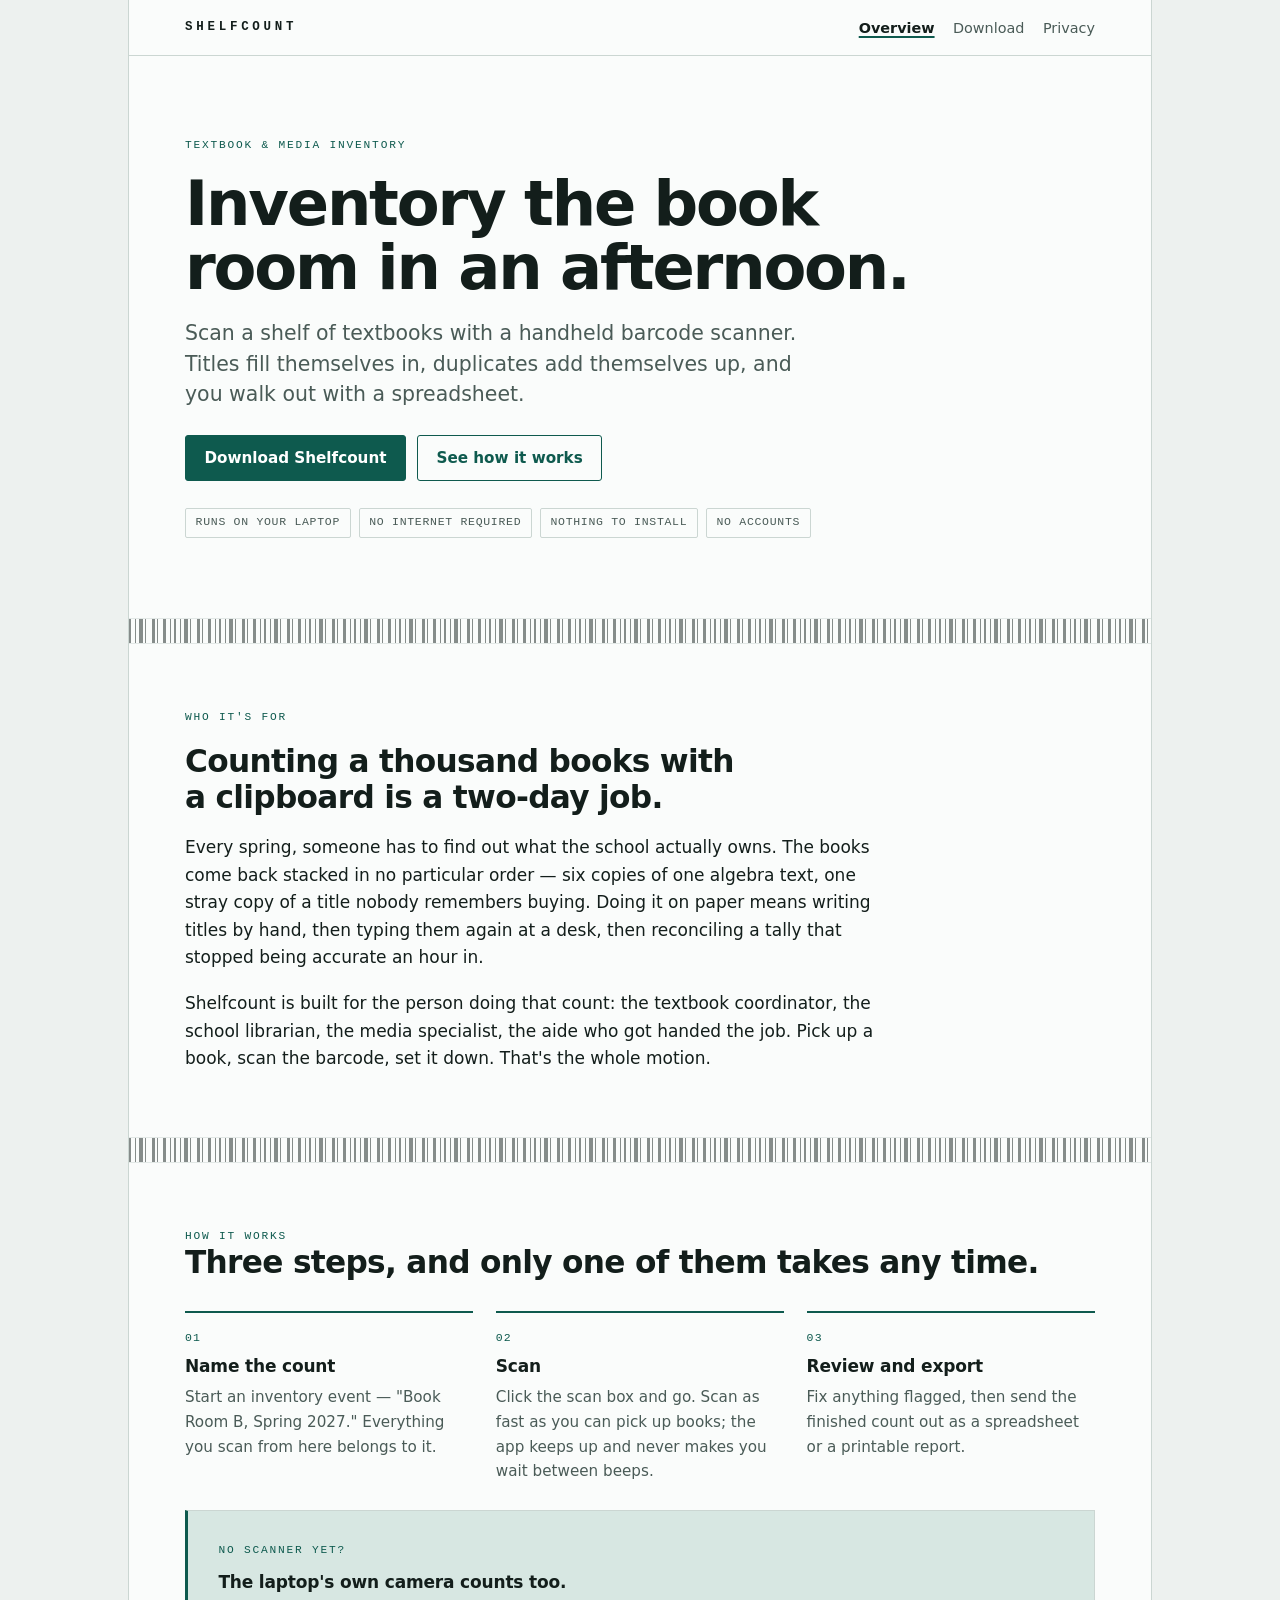
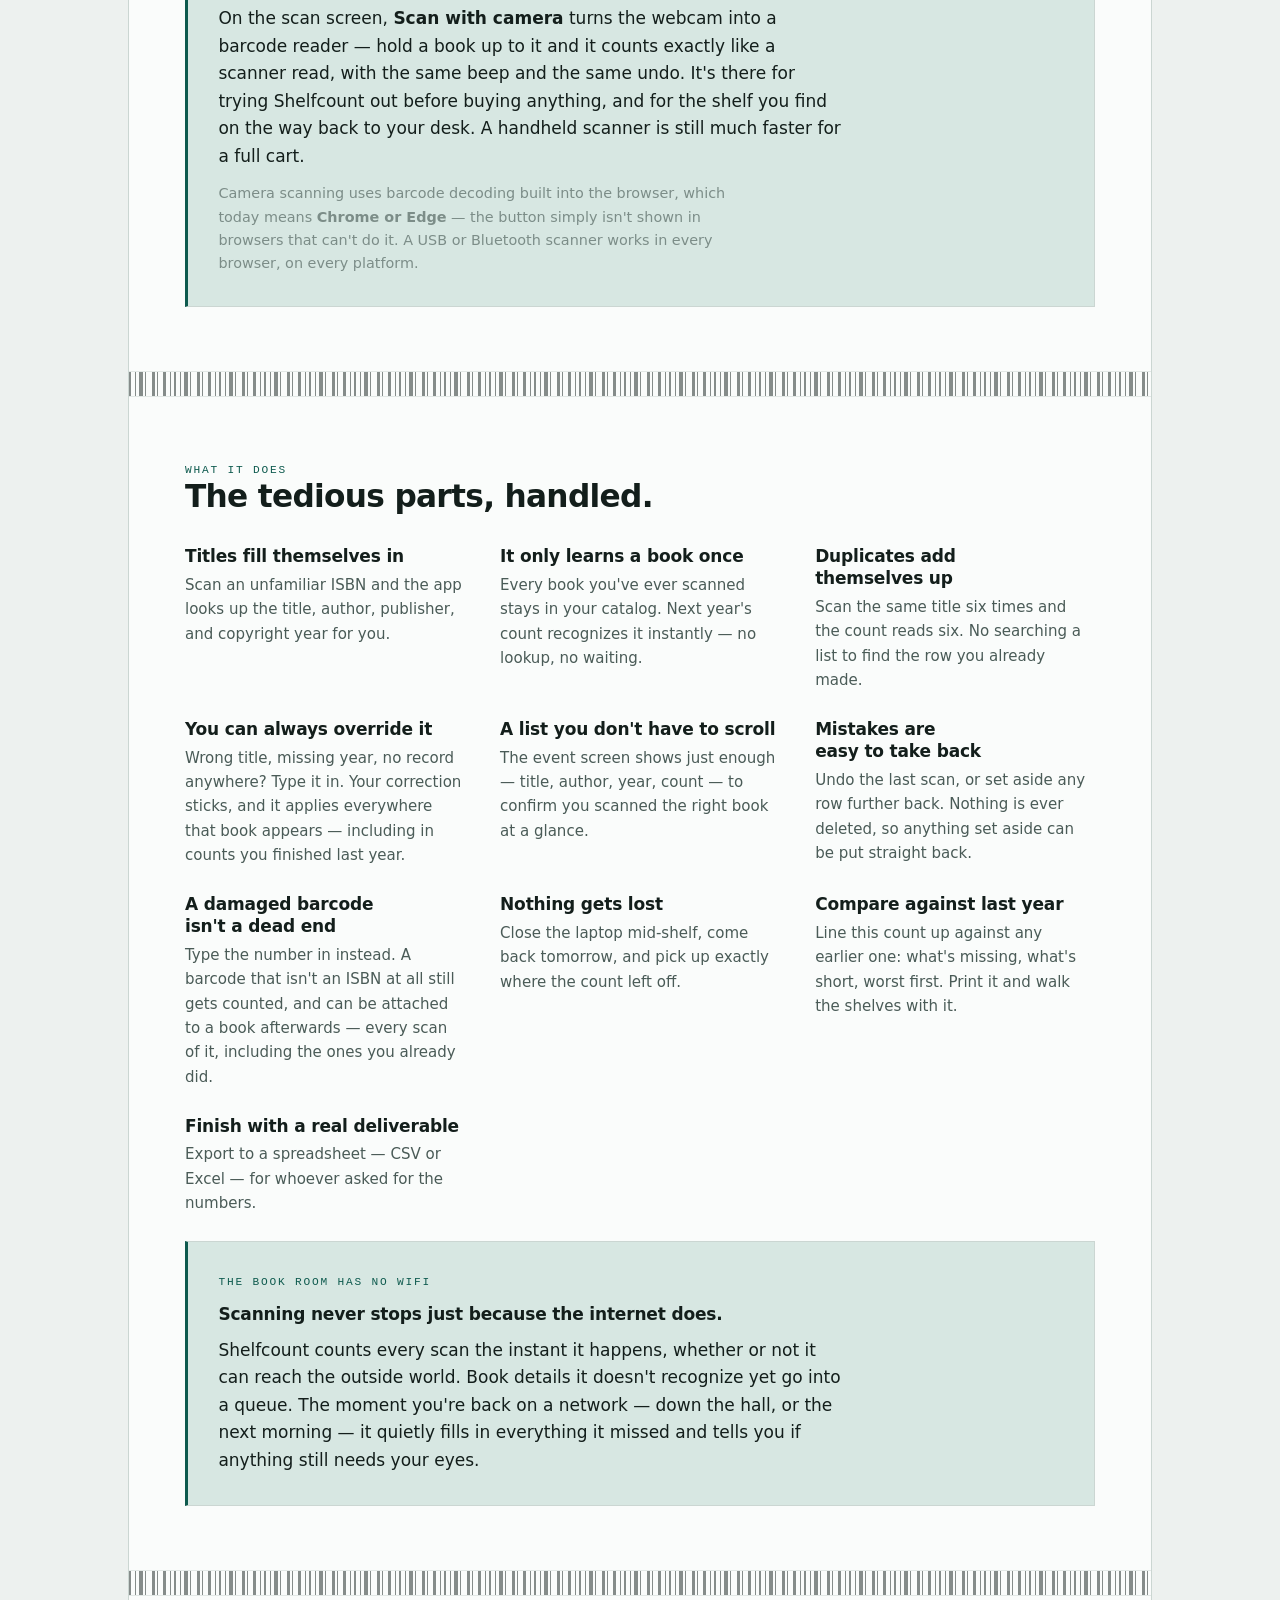
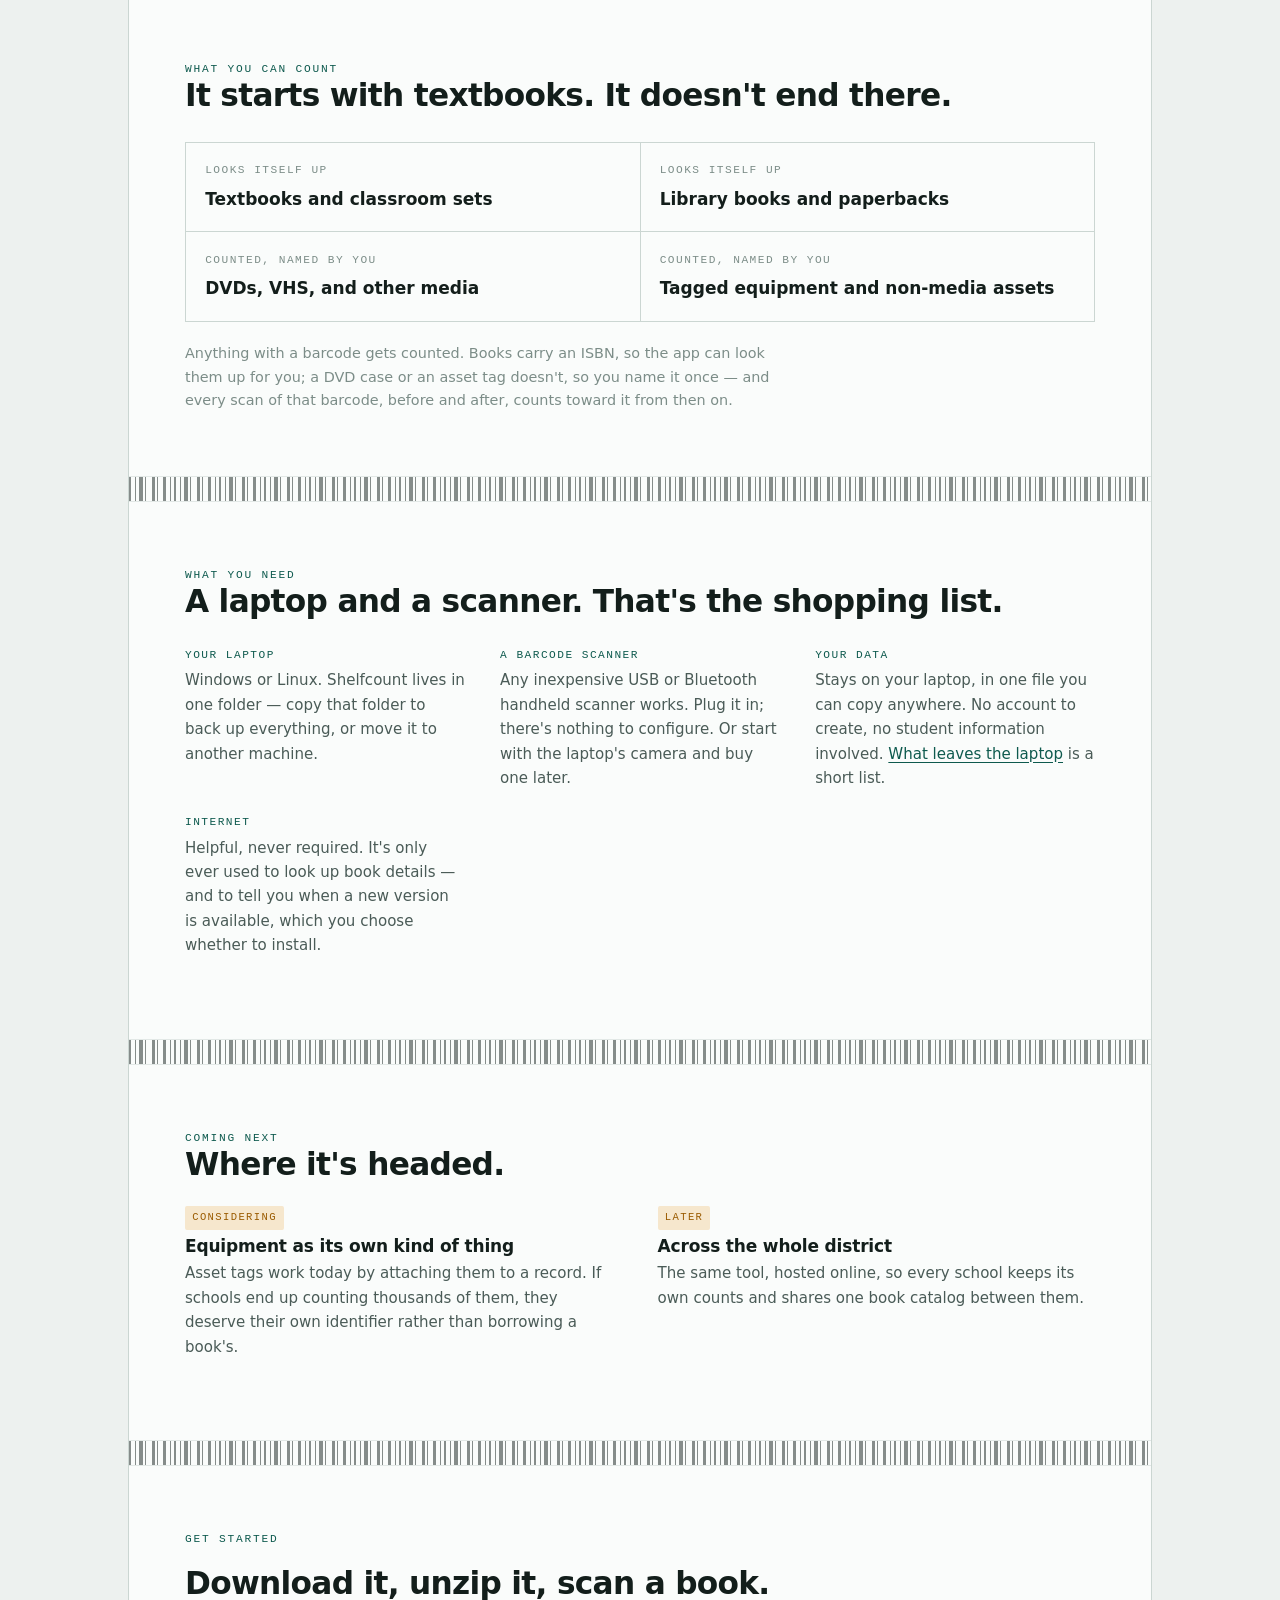
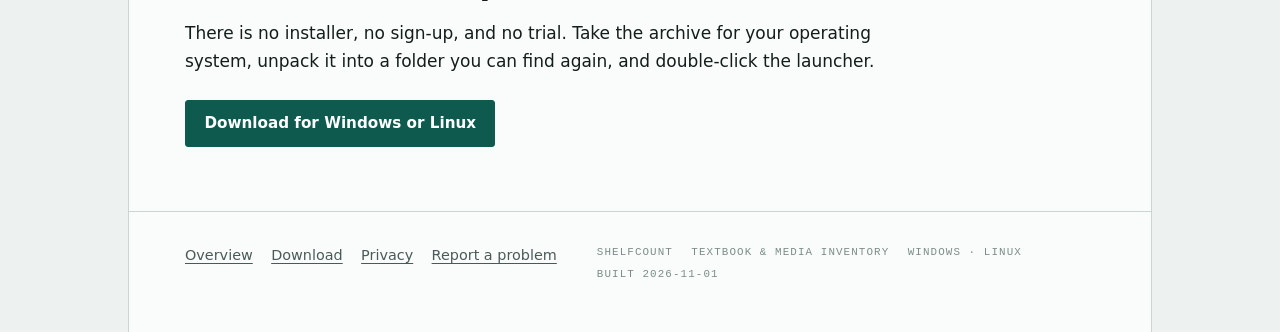
<file: index.html>
<!DOCTYPE html>
<html lang="en">
<head>
<meta charset="utf-8">
<meta name="viewport" content="width=device-width, initial-scale=1">
<title>Shelfcount — Inventory the book room in an afternoon</title>
<meta name="description" content="Scan a shelf of school textbooks with a barcode scanner and walk out with a spreadsheet. Runs on one laptop, works with no internet, installs nothing.">
<link rel="canonical" href="https://evansmith1377.github.io/shelfcount/">
<link rel="icon" href="favicon.svg" type="image/svg+xml">
<meta property="og:type" content="website">
<meta property="og:site_name" content="Shelfcount">
<meta property="og:title" content="Shelfcount — Inventory the book room in an afternoon">
<meta property="og:description" content="Scan a shelf of school textbooks with a barcode scanner and walk out with a spreadsheet. Runs on one laptop, works with no internet, installs nothing.">
<meta property="og:url" content="https://evansmith1377.github.io/shelfcount/">
<meta property="og:image" content="https://evansmith1377.github.io/shelfcount/og-image.png">
<meta property="og:image:type" content="image/png">
<meta property="og:image:width" content="1200">
<meta property="og:image:height" content="630">
<meta property="og:image:alt" content="Shelfcount: inventory the book room in an afternoon. Scan textbooks with a barcode scanner and walk out with a spreadsheet.">
<meta name="twitter:card" content="summary_large_image">
<link rel="stylesheet" href="styles.css">
</head>
<body>
<a class="skip-link" href="#main">Skip to content</a>

<div class="shell">

  <header class="site-header">
    <a class="wordmark" href="./">Shelfcount</a>
    <nav class="site-nav" aria-label="Main">
      <ul>
        <li><a href="./" aria-current="page">Overview</a></li>
        <li><a href="download.html">Download</a></li>
        <li><a href="privacy.html">Privacy</a></li>
      </ul>
    </nav>
  </header>

  <main id="main">

    <section class="hero stack">
      <p class="eyebrow">Textbook &amp; media inventory</p>
      <h1>Inventory the book room in an afternoon.</h1>
      <p class="lede">Scan a shelf of textbooks with a handheld barcode scanner. Titles fill themselves in, duplicates add themselves up, and you walk out with a spreadsheet.</p>
      <div class="btn-row">
        <a class="btn btn-primary" href="download.html">Download Shelfcount</a>
        <a class="btn" href="#how">See how it works</a>
      </div>
      <ul class="facts">
        <li>Runs on your laptop</li>
        <li>No internet required</li>
        <li>Nothing to install</li>
        <li>No accounts</li>
      </ul>
    </section>

    <div class="barcode" role="presentation"></div>

    <section class="stack" id="who">
      <p class="eyebrow">Who it's for</p>
      <h2>Counting a thousand books with a clipboard is a two-day job.</h2>
      <p>Every spring, someone has to find out what the school actually owns. The books come back stacked in no particular order — six copies of one algebra text, one stray copy of a title nobody remembers buying. Doing it on paper means writing titles by hand, then typing them again at a desk, then reconciling a tally that stopped being accurate an hour in.</p>
      <p>Shelfcount is built for the person doing that count: the textbook coordinator, the school librarian, the media specialist, the aide who got handed the job. Pick up a book, scan the barcode, set it down. That's the whole motion.</p>
    </section>

    <div class="barcode" role="presentation"></div>

    <section id="how">
      <p class="eyebrow">How it works</p>
      <h2>Three steps, and only one of them takes any time.</h2>
      <ol class="steps">
        <li>
          <h3>Name the count</h3>
          <p>Start an inventory event — "Book Room B, Spring 2027." Everything you scan from here belongs to it.</p>
        </li>
        <li>
          <h3>Scan</h3>
          <p>Click the scan box and go. Scan as fast as you can pick up books; the app keeps up and never makes you wait between beeps.</p>
        </li>
        <li>
          <h3>Review and export</h3>
          <p>Fix anything flagged, then send the finished count out as a spreadsheet or a printable report.</p>
        </li>
      </ol>

      <div class="callout">
        <p class="eyebrow">No scanner yet?</p>
        <h3>The laptop's own camera counts too.</h3>
        <p>On the scan screen, <strong>Scan with camera</strong> turns the webcam into a barcode reader — hold a book up to it and it counts exactly like a scanner read, with the same beep and the same undo. It's there for trying Shelfcount out before buying anything, and for the shelf you find on the way back to your desk. A handheld scanner is still much faster for a full cart.</p>
        <p class="note">Camera scanning uses barcode decoding built into the browser, which today means <strong>Chrome or Edge</strong> — the button simply isn't shown in browsers that can't do it. A USB or Bluetooth scanner works in every browser, on every platform.</p>
      </div>
    </section>

    <div class="barcode" role="presentation"></div>

    <section id="features">
      <p class="eyebrow">What it does</p>
      <h2>The tedious parts, handled.</h2>
      <ul class="features">
        <li>
          <h3>Titles fill themselves in</h3>
          <p>Scan an unfamiliar ISBN and the app looks up the title, author, publisher, and copyright year for you.</p>
        </li>
        <li>
          <h3>It only learns a book once</h3>
          <p>Every book you've ever scanned stays in your catalog. Next year's count recognizes it instantly — no lookup, no waiting.</p>
        </li>
        <li>
          <h3>Duplicates add themselves up</h3>
          <p>Scan the same title six times and the count reads six. No searching a list to find the row you already made.</p>
        </li>
        <li>
          <h3>You can always override it</h3>
          <p>Wrong title, missing year, no record anywhere? Type it in. Your correction sticks, and it applies everywhere that book appears — including in counts you finished last year.</p>
        </li>
        <li>
          <h3>A list you don't have to scroll</h3>
          <p>The event screen shows just enough — title, author, year, count — to confirm you scanned the right book at a glance.</p>
        </li>
        <li>
          <h3>Mistakes are easy to take back</h3>
          <p>Undo the last scan, or set aside any row further back. Nothing is ever deleted, so anything set aside can be put straight back.</p>
        </li>
        <li>
          <h3>A damaged barcode isn't a dead end</h3>
          <p>Type the number in instead. A barcode that isn't an ISBN at all still gets counted, and can be attached to a book afterwards — every scan of it, including the ones you already did.</p>
        </li>
        <li>
          <h3>Nothing gets lost</h3>
          <p>Close the laptop mid-shelf, come back tomorrow, and pick up exactly where the count left off.</p>
        </li>
        <li>
          <h3>Compare against last year</h3>
          <p>Line this count up against any earlier one: what's missing, what's short, worst first. Print it and walk the shelves with it.</p>
        </li>
        <li>
          <h3>Finish with a real deliverable</h3>
          <p>Export to a spreadsheet — CSV or Excel — for whoever asked for the numbers.</p>
        </li>
      </ul>

      <div class="callout">
        <p class="eyebrow">The book room has no wifi</p>
        <h3>Scanning never stops just because the internet does.</h3>
        <p>Shelfcount counts every scan the instant it happens, whether or not it can reach the outside world. Book details it doesn't recognize yet go into a queue. The moment you're back on a network — down the hall, or the next morning — it quietly fills in everything it missed and tells you if anything still needs your eyes.</p>
      </div>
    </section>

    <div class="barcode" role="presentation"></div>

    <section id="counts">
      <p class="eyebrow">What you can count</p>
      <h2>It starts with textbooks. It doesn't end there.</h2>
      <ul class="tiles">
        <li>
          <span class="label">Looks itself up</span>
          <strong>Textbooks and classroom sets</strong>
        </li>
        <li>
          <span class="label">Looks itself up</span>
          <strong>Library books and paperbacks</strong>
        </li>
        <li>
          <span class="label">Counted, named by you</span>
          <strong>DVDs, VHS, and other media</strong>
        </li>
        <li>
          <span class="label">Counted, named by you</span>
          <strong>Tagged equipment and non-media assets</strong>
        </li>
      </ul>
      <p class="note after-grid">Anything with a barcode gets counted. Books carry an ISBN, so the app can look them up for you; a DVD case or an asset tag doesn't, so you name it once — and every scan of that barcode, before and after, counts toward it from then on.</p>
    </section>

    <div class="barcode" role="presentation"></div>

    <section id="requirements">
      <p class="eyebrow">What you need</p>
      <h2>A laptop and a scanner. That's the shopping list.</h2>
      <dl class="needs">
        <div>
          <dt>Your laptop</dt>
          <dd>Windows or Linux. Shelfcount lives in one folder — copy that folder to back up everything, or move it to another machine.</dd>
        </div>
        <div>
          <dt>A barcode scanner</dt>
          <dd>Any inexpensive USB or Bluetooth handheld scanner works. Plug it in; there's nothing to configure. Or start with the laptop's camera and buy one later.</dd>
        </div>
        <div>
          <dt>Your data</dt>
          <dd>Stays on your laptop, in one file you can copy anywhere. No account to create, no student information involved. <a href="privacy.html">What leaves the laptop</a> is a short list.</dd>
        </div>
        <div>
          <dt>Internet</dt>
          <dd>Helpful, never required. It's only ever used to look up book details — and to tell you when a new version is available, which you choose whether to install.</dd>
        </div>
      </dl>
    </section>

    <div class="barcode" role="presentation"></div>

    <section id="roadmap">
      <p class="eyebrow">Coming next</p>
      <h2>Where it's headed.</h2>
      <ul class="later">
        <li>
          <span class="tag">Considering</span>
          <h3>Equipment as its own kind of thing</h3>
          <p>Asset tags work today by attaching them to a record. If schools end up counting thousands of them, they deserve their own identifier rather than borrowing a book's.</p>
        </li>
        <li>
          <span class="tag">Later</span>
          <h3>Across the whole district</h3>
          <p>The same tool, hosted online, so every school keeps its own counts and shares one book catalog between them.</p>
        </li>
      </ul>
    </section>

    <div class="barcode" role="presentation"></div>

    <section class="stack" id="get">
      <p class="eyebrow">Get started</p>
      <h2>Download it, unzip it, scan a book.</h2>
      <p>There is no installer, no sign-up, and no trial. Take the archive for your operating system, unpack it into a folder you can find again, and double-click the launcher.</p>
      <div class="btn-row">
        <a class="btn btn-primary" href="download.html">Download for Windows or Linux</a>
      </div>
    </section>

  </main>

  <footer class="site-footer">
    <nav aria-label="Footer">
      <ul>
        <li><a href="./">Overview</a></li>
        <li><a href="download.html">Download</a></li>
        <li><a href="privacy.html">Privacy</a></li>
        <li><a href="https://github.com/evansmith1377/shelfcount/issues">Report a problem</a></li>
      </ul>
    </nav>
    <p class="colophon">
      <span>Shelfcount</span>
      <span>Textbook &amp; media inventory</span>
      <span>Windows · Linux</span>
      <span>Built 2026-11-01</span>
    </p>
  </footer>

</div>
</body>
</html>
</file>
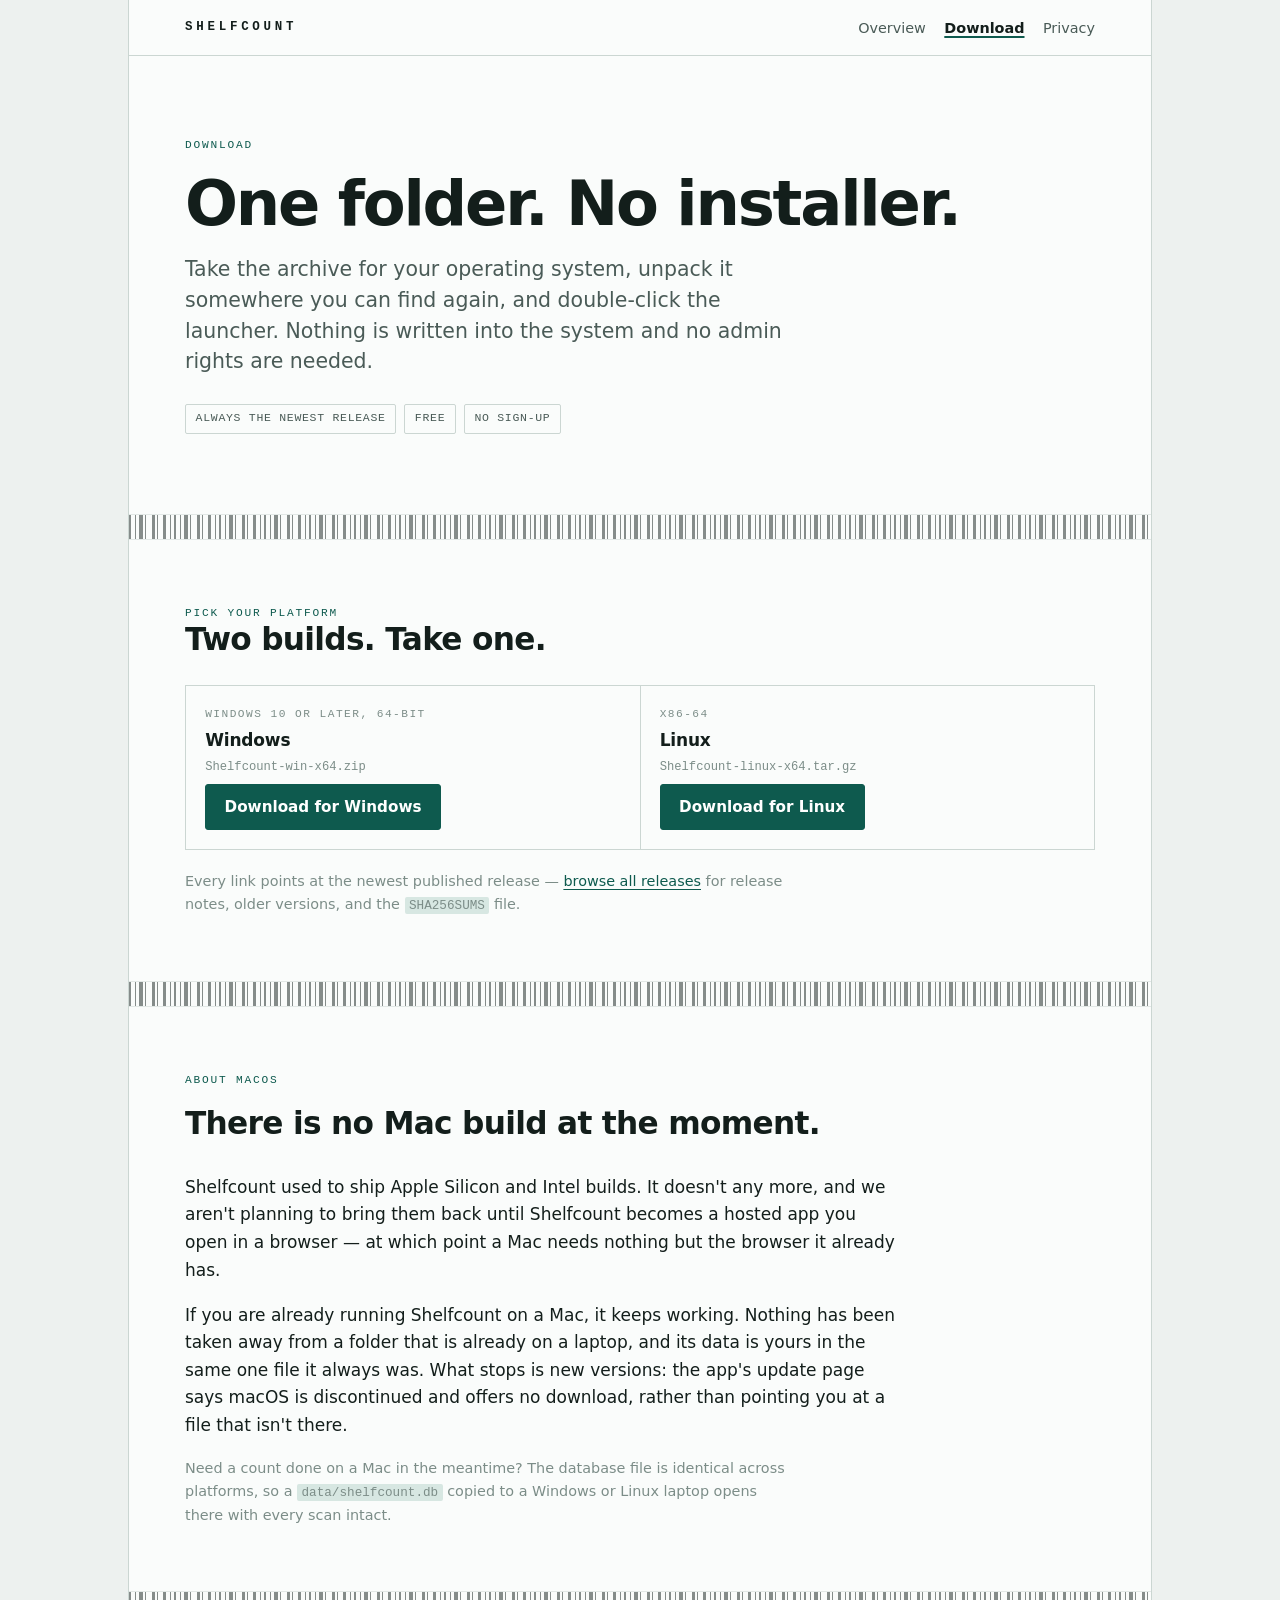
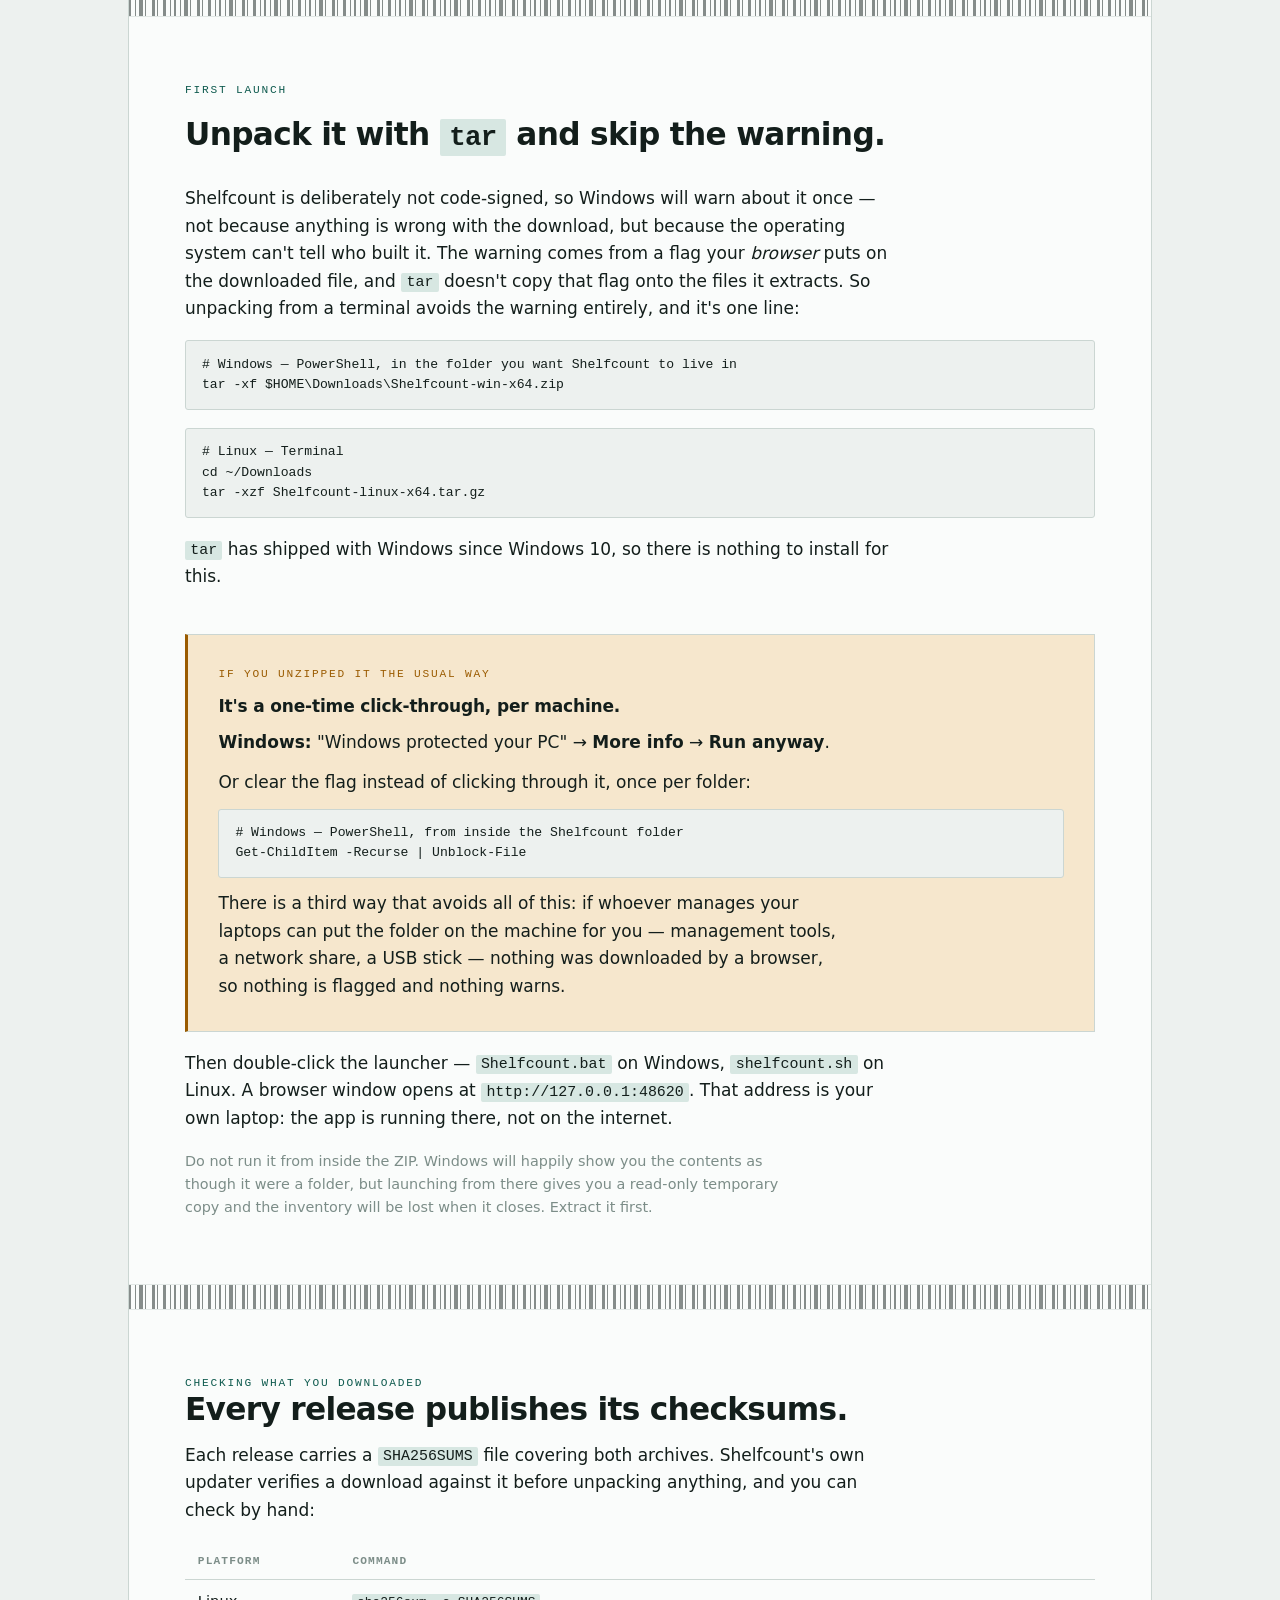
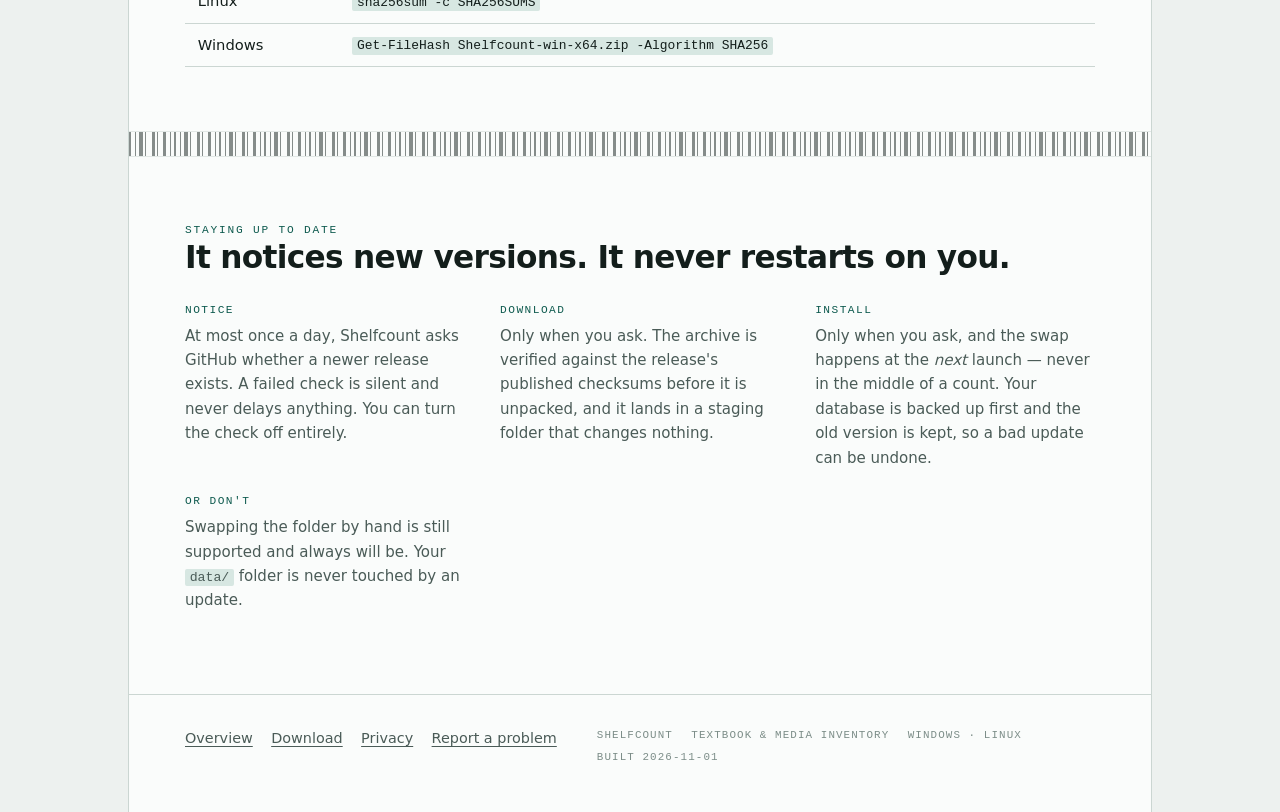
<file: download.html>
<!DOCTYPE html>
<html lang="en">
<head>
<meta charset="utf-8">
<meta name="viewport" content="width=device-width, initial-scale=1">
<title>Download Shelfcount — Windows, Linux</title>
<meta name="description" content="Download the Shelfcount release folder for Windows or Linux. Nothing is installed, no admin rights are needed, and the whole app lives in one folder.">
<link rel="canonical" href="https://evansmith1377.github.io/shelfcount/download.html">
<link rel="icon" href="favicon.svg" type="image/svg+xml">
<meta property="og:type" content="website">
<meta property="og:site_name" content="Shelfcount">
<meta property="og:title" content="Download Shelfcount">
<meta property="og:description" content="Download the Shelfcount release folder for Windows or Linux. Nothing is installed and no admin rights are needed.">
<meta property="og:url" content="https://evansmith1377.github.io/shelfcount/download.html">
<meta property="og:image" content="https://evansmith1377.github.io/shelfcount/og-image.png">
<meta property="og:image:type" content="image/png">
<meta property="og:image:width" content="1200">
<meta property="og:image:height" content="630">
<meta property="og:image:alt" content="Shelfcount: inventory the book room in an afternoon. Scan textbooks with a barcode scanner and walk out with a spreadsheet.">
<meta name="twitter:card" content="summary_large_image">
<link rel="stylesheet" href="styles.css">
</head>
<body>
<a class="skip-link" href="#main">Skip to content</a>

<div class="shell">

  <header class="site-header">
    <a class="wordmark" href="./">Shelfcount</a>
    <nav class="site-nav" aria-label="Main">
      <ul>
        <li><a href="./">Overview</a></li>
        <li><a href="download.html" aria-current="page">Download</a></li>
        <li><a href="privacy.html">Privacy</a></li>
      </ul>
    </nav>
  </header>

  <main id="main">

    <section class="hero stack">
      <p class="eyebrow">Download</p>
      <h1>One folder. No installer.</h1>
      <p class="lede">Take the archive for your operating system, unpack it somewhere you can find again, and double-click the launcher. Nothing is written into the system and no admin rights are needed.</p>
      <ul class="facts">
        <li>Always the newest release</li>
        <li>Free</li>
        <li>No sign-up</li>
      </ul>
    </section>

    <div class="barcode" role="presentation"></div>

    <section>
      <p class="eyebrow">Pick your platform</p>
      <h2>Two builds. Take one.</h2>
      <ul class="tiles">
        <li>
          <span class="label">Windows 10 or later, 64-bit</span>
          <h3>Windows</h3>
          <p class="filename">Shelfcount-win-x64.zip</p>
          <a class="btn btn-primary" href="https://github.com/evansmith1377/shelfcount/releases/latest/download/Shelfcount-win-x64.zip">Download for Windows</a>
        </li>
        <li>
          <span class="label">x86-64</span>
          <h3>Linux</h3>
          <p class="filename">Shelfcount-linux-x64.tar.gz</p>
          <a class="btn btn-primary" href="https://github.com/evansmith1377/shelfcount/releases/latest/download/Shelfcount-linux-x64.tar.gz">Download for Linux</a>
        </li>
      </ul>
      <p class="note after-grid">Every link points at the newest published release — <a href="https://github.com/evansmith1377/shelfcount/releases">browse all releases</a> for release notes, older versions, and the <code>SHA256SUMS</code> file.</p>
    </section>

    <div class="barcode" role="presentation"></div>

    <section class="prose">
      <p class="eyebrow">About macOS</p>
      <h2>There is no Mac build at the moment.</h2>
      <p>Shelfcount used to ship Apple Silicon and Intel builds. It doesn't any more, and we aren't planning to bring them back until Shelfcount becomes a hosted app you open in a browser — at which point a Mac needs nothing but the browser it already has.</p>
      <p>If you are already running Shelfcount on a Mac, it keeps working. Nothing has been taken away from a folder that is already on a laptop, and its data is yours in the same one file it always was. What stops is new versions: the app's update page says macOS is discontinued and offers no download, rather than pointing you at a file that isn't there.</p>
      <p class="note">Need a count done on a Mac in the meantime? The database file is identical across platforms, so a <code>data/shelfcount.db</code> copied to a Windows or Linux laptop opens there with every scan intact.</p>
    </section>

    <div class="barcode" role="presentation"></div>

    <section class="prose">
      <p class="eyebrow">First launch</p>
      <h2>Unpack it with <code>tar</code> and skip the warning.</h2>
      <p>Shelfcount is deliberately not code-signed, so Windows will warn about it once — not because anything is wrong with the download, but because the operating system can't tell who built it. The warning comes from a flag your <em>browser</em> puts on the downloaded file, and <code>tar</code> doesn't copy that flag onto the files it extracts. So unpacking from a terminal avoids the warning entirely, and it's one line:</p>

      <pre tabindex="0"><code># Windows — PowerShell, in the folder you want Shelfcount to live in
tar -xf $HOME\Downloads\Shelfcount-win-x64.zip</code></pre>

      <pre tabindex="0"><code># Linux — Terminal
cd ~/Downloads
tar -xzf Shelfcount-linux-x64.tar.gz</code></pre>

      <p><code>tar</code> has shipped with Windows since Windows 10, so there is nothing to install for this.</p>

      <div class="callout callout-signal">
        <p class="eyebrow">If you unzipped it the usual way</p>
        <h3>It's a one-time click-through, per machine.</h3>
        <p><strong>Windows:</strong> "Windows protected your PC" → <strong>More info</strong> → <strong>Run anyway</strong>.</p>
        <p>Or clear the flag instead of clicking through it, once per folder:</p>

        <pre tabindex="0"><code># Windows — PowerShell, from inside the Shelfcount folder
Get-ChildItem -Recurse | Unblock-File</code></pre>

        <p>There is a third way that avoids all of this: if whoever manages your laptops can put the folder on the machine for you — management tools, a network share, a USB stick — nothing was downloaded by a browser, so nothing is flagged and nothing warns.</p>
      </div>

      <p>Then double-click the launcher — <code>Shelfcount.bat</code> on Windows, <code>shelfcount.sh</code> on Linux. A browser window opens at <code>http://127.0.0.1:48620</code>. That address is your own laptop: the app is running there, not on the internet.</p>
      <p class="note">Do not run it from inside the ZIP. Windows will happily show you the contents as though it were a folder, but launching from there gives you a read-only temporary copy and the inventory will be lost when it closes. Extract it first.</p>
    </section>

    <div class="barcode" role="presentation"></div>

    <section>
      <p class="eyebrow">Checking what you downloaded</p>
      <h2>Every release publishes its checksums.</h2>
      <p>Each release carries a <code>SHA256SUMS</code> file covering both archives. Shelfcount's own updater verifies a download against it before unpacking anything, and you can check by hand:</p>
      <div class="table-wrap">
        <table>
          <thead>
            <tr><th scope="col">Platform</th><th scope="col">Command</th></tr>
          </thead>
          <tbody>
            <tr><td>Linux</td><td><code>sha256sum -c SHA256SUMS</code></td></tr>
            <tr><td>Windows</td><td><code>Get-FileHash Shelfcount-win-x64.zip -Algorithm SHA256</code></td></tr>
          </tbody>
        </table>
      </div>
    </section>

    <div class="barcode" role="presentation"></div>

    <section>
      <p class="eyebrow">Staying up to date</p>
      <h2>It notices new versions. It never restarts on you.</h2>
      <dl class="needs">
        <div>
          <dt>Notice</dt>
          <dd>At most once a day, Shelfcount asks GitHub whether a newer release exists. A failed check is silent and never delays anything. You can turn the check off entirely.</dd>
        </div>
        <div>
          <dt>Download</dt>
          <dd>Only when you ask. The archive is verified against the release's published checksums before it is unpacked, and it lands in a staging folder that changes nothing.</dd>
        </div>
        <div>
          <dt>Install</dt>
          <dd>Only when you ask, and the swap happens at the <em>next</em> launch — never in the middle of a count. Your database is backed up first and the old version is kept, so a bad update can be undone.</dd>
        </div>
        <div>
          <dt>Or don't</dt>
          <dd>Swapping the folder by hand is still supported and always will be. Your <code>data/</code> folder is never touched by an update.</dd>
        </div>
      </dl>
    </section>

  </main>

  <footer class="site-footer">
    <nav aria-label="Footer">
      <ul>
        <li><a href="./">Overview</a></li>
        <li><a href="download.html">Download</a></li>
        <li><a href="privacy.html">Privacy</a></li>
        <li><a href="https://github.com/evansmith1377/shelfcount/issues">Report a problem</a></li>
      </ul>
    </nav>
    <p class="colophon">
      <span>Shelfcount</span>
      <span>Textbook &amp; media inventory</span>
      <span>Windows · Linux</span>
      <span>Built 2026-11-01</span>
    </p>
  </footer>

</div>
</body>
</html>
</file>
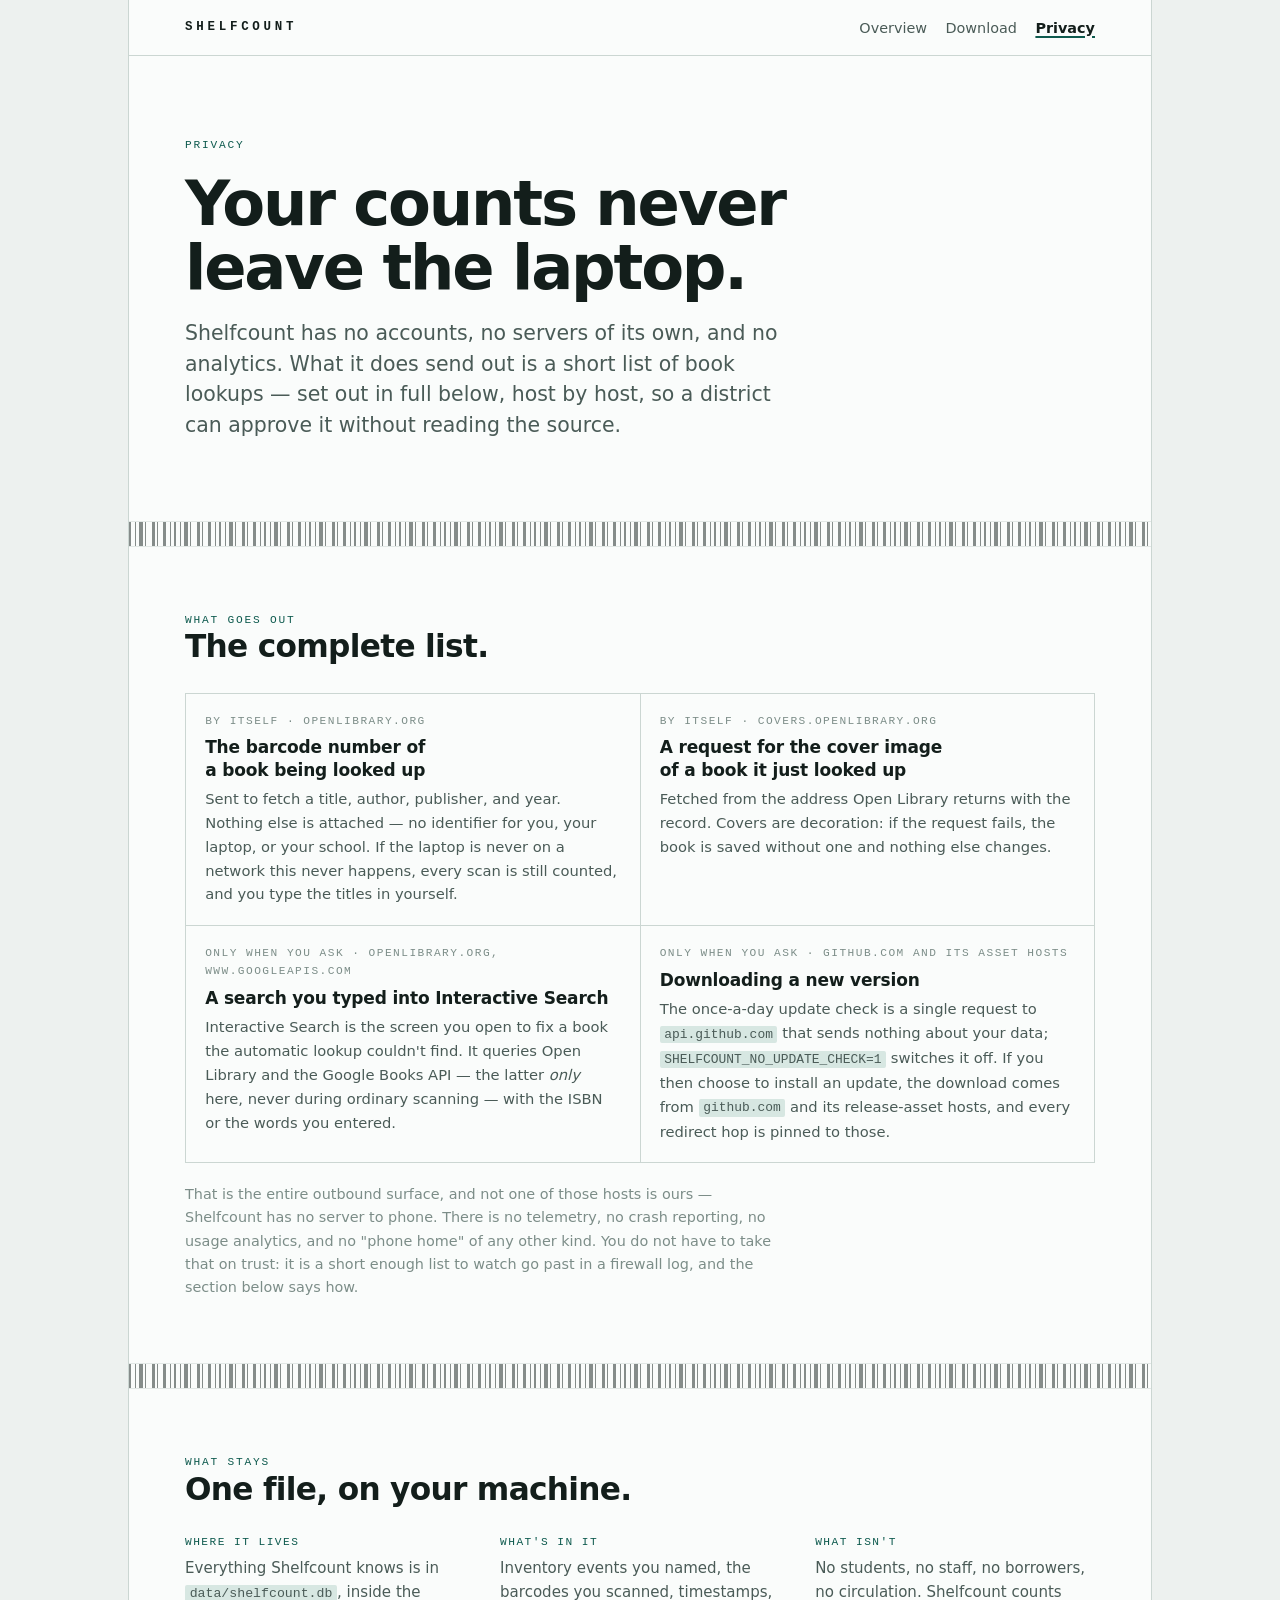
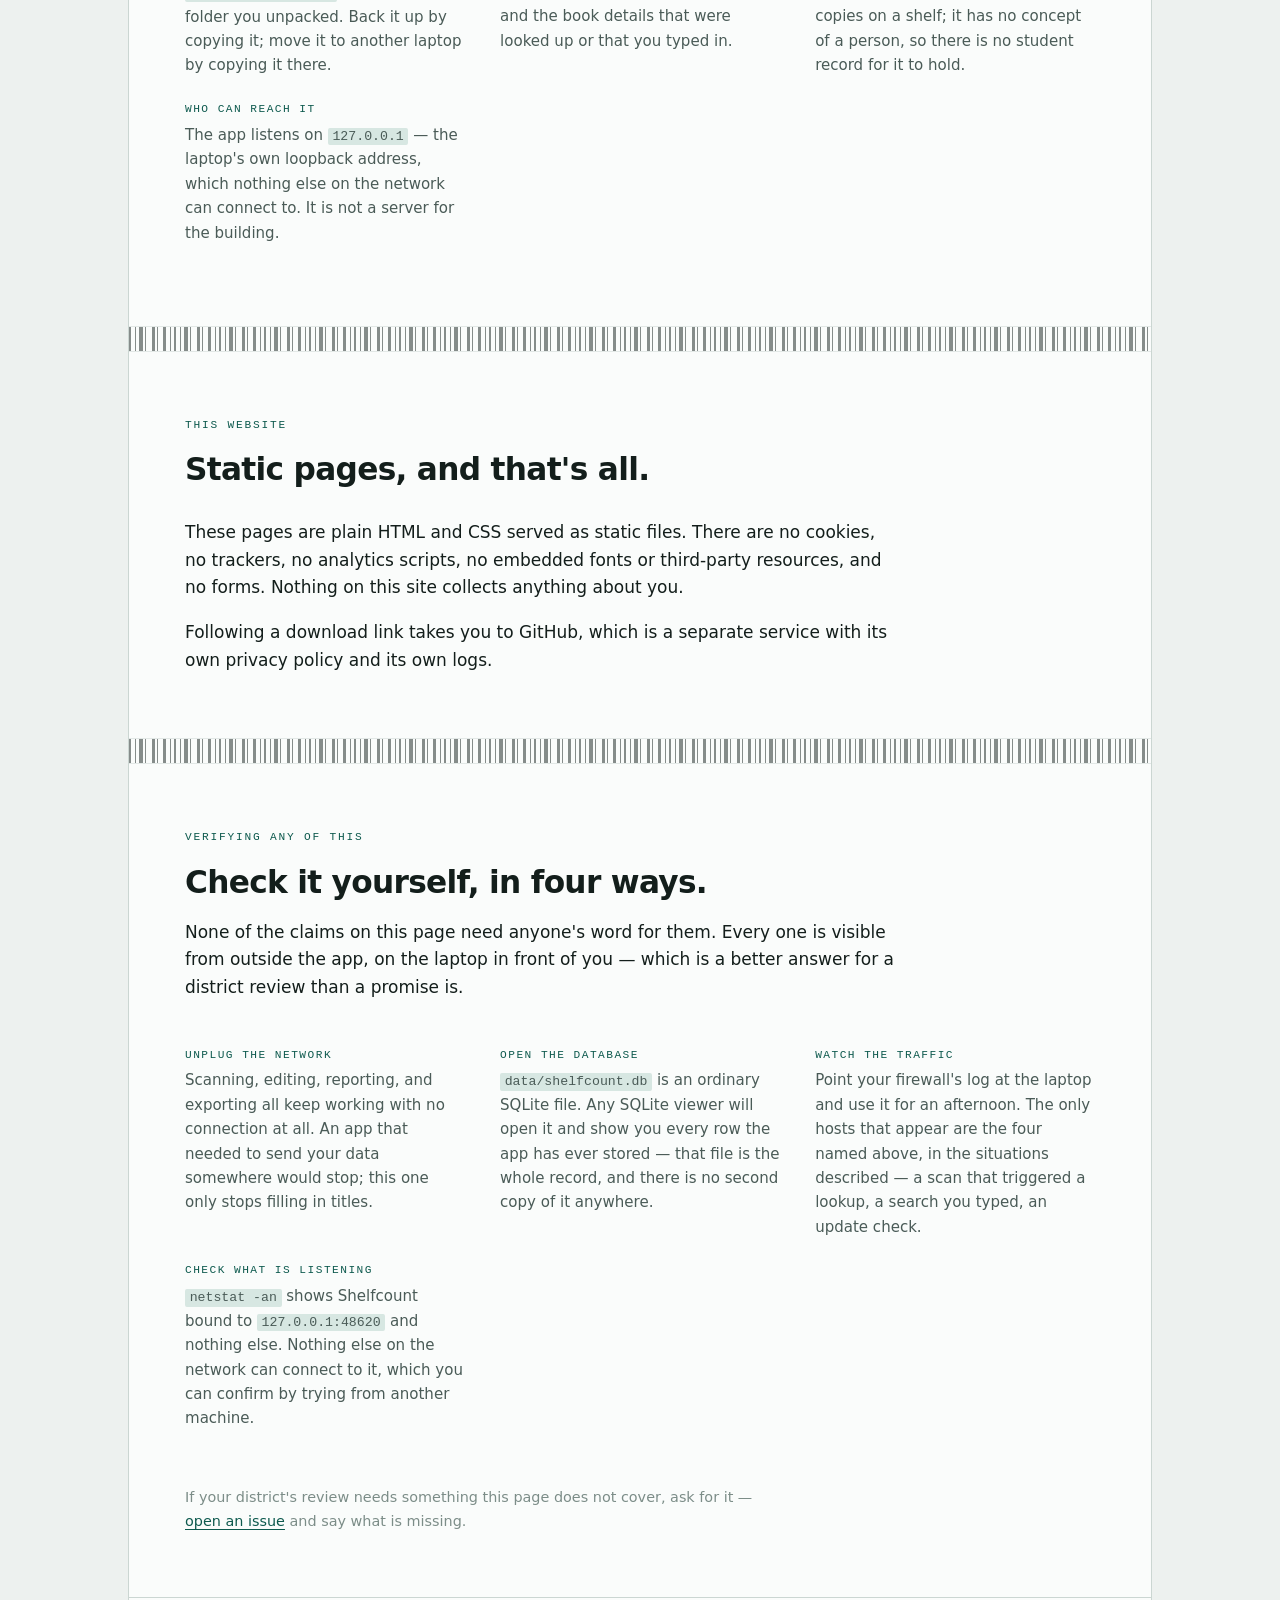
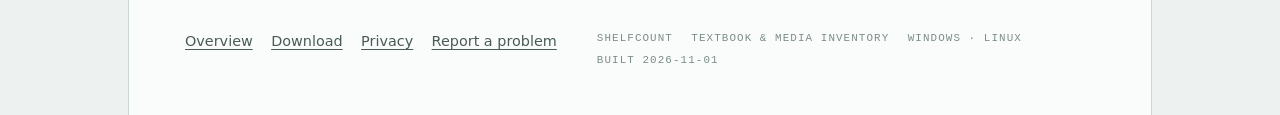
<file: privacy.html>
<!DOCTYPE html>
<html lang="en">
<head>
<meta charset="utf-8">
<meta name="viewport" content="width=device-width, initial-scale=1">
<title>Privacy — Shelfcount</title>
<meta name="description" content="What Shelfcount stores, what leaves the laptop, and what it never touches. No accounts, no student data, no analytics.">
<link rel="canonical" href="https://evansmith1377.github.io/shelfcount/privacy.html">
<link rel="icon" href="favicon.svg" type="image/svg+xml">
<meta property="og:type" content="website">
<meta property="og:site_name" content="Shelfcount">
<meta property="og:title" content="Privacy — Shelfcount">
<meta property="og:description" content="What Shelfcount stores, what leaves the laptop, and what it never touches.">
<meta property="og:url" content="https://evansmith1377.github.io/shelfcount/privacy.html">
<meta property="og:image" content="https://evansmith1377.github.io/shelfcount/og-image.png">
<meta property="og:image:type" content="image/png">
<meta property="og:image:width" content="1200">
<meta property="og:image:height" content="630">
<meta property="og:image:alt" content="Shelfcount: inventory the book room in an afternoon. Scan textbooks with a barcode scanner and walk out with a spreadsheet.">
<meta name="twitter:card" content="summary_large_image">
<link rel="stylesheet" href="styles.css">
</head>
<body>
<a class="skip-link" href="#main">Skip to content</a>

<div class="shell">

  <header class="site-header">
    <a class="wordmark" href="./">Shelfcount</a>
    <nav class="site-nav" aria-label="Main">
      <ul>
        <li><a href="./">Overview</a></li>
        <li><a href="download.html">Download</a></li>
        <li><a href="privacy.html" aria-current="page">Privacy</a></li>
      </ul>
    </nav>
  </header>

  <main id="main">

    <section class="hero stack">
      <p class="eyebrow">Privacy</p>
      <h1>Your counts never leave the laptop.</h1>
      <p class="lede">Shelfcount has no accounts, no servers of its own, and no analytics. What it does send out is a short list of book lookups — set out in full below, host by host, so a district can approve it without reading the source.</p>
    </section>

    <div class="barcode" role="presentation"></div>

    <section>
      <p class="eyebrow">What goes out</p>
      <h2>The complete list.</h2>
      <ul class="tiles">
        <li>
          <span class="label">By itself · openlibrary.org</span>
          <h3>The barcode number of a book being looked up</h3>
          <p>Sent to fetch a title, author, publisher, and year. Nothing else is attached — no identifier for you, your laptop, or your school. If the laptop is never on a network this never happens, every scan is still counted, and you type the titles in yourself.</p>
        </li>
        <li>
          <span class="label">By itself · covers.openlibrary.org</span>
          <h3>A request for the cover image of a book it just looked up</h3>
          <p>Fetched from the address Open Library returns with the record. Covers are decoration: if the request fails, the book is saved without one and nothing else changes.</p>
        </li>
        <li>
          <span class="label">Only when you ask · openlibrary.org, www.googleapis.com</span>
          <h3>A search you typed into Interactive Search</h3>
          <p>Interactive Search is the screen you open to fix a book the automatic lookup couldn't find. It queries Open Library and the Google Books API — the latter <em>only</em> here, never during ordinary scanning — with the ISBN or the words you entered.</p>
        </li>
        <li>
          <span class="label">Only when you ask · github.com and its asset hosts</span>
          <h3>Downloading a new version</h3>
          <p>The once-a-day update check is a single request to <code>api.github.com</code> that sends nothing about your data; <code>SHELFCOUNT_NO_UPDATE_CHECK=1</code> switches it off. If you then choose to install an update, the download comes from <code>github.com</code> and its release-asset hosts, and every redirect hop is pinned to those.</p>
        </li>
      </ul>
      <p class="note after-grid">That is the entire outbound surface, and not one of those hosts is ours — Shelfcount has no server to phone. There is no telemetry, no crash reporting, no usage analytics, and no "phone home" of any other kind. You do not have to take that on trust: it is a short enough list to watch go past in a firewall log, and the section below says how.</p>
    </section>

    <div class="barcode" role="presentation"></div>

    <section>
      <p class="eyebrow">What stays</p>
      <h2>One file, on your machine.</h2>
      <dl class="needs">
        <div>
          <dt>Where it lives</dt>
          <dd>Everything Shelfcount knows is in <code>data/shelfcount.db</code>, inside the folder you unpacked. Back it up by copying it; move it to another laptop by copying it there.</dd>
        </div>
        <div>
          <dt>What's in it</dt>
          <dd>Inventory events you named, the barcodes you scanned, timestamps, and the book details that were looked up or that you typed in.</dd>
        </div>
        <div>
          <dt>What isn't</dt>
          <dd>No students, no staff, no borrowers, no circulation. Shelfcount counts copies on a shelf; it has no concept of a person, so there is no student record for it to hold.</dd>
        </div>
        <div>
          <dt>Who can reach it</dt>
          <dd>The app listens on <code>127.0.0.1</code> — the laptop's own loopback address, which nothing else on the network can connect to. It is not a server for the building.</dd>
        </div>
      </dl>
    </section>

    <div class="barcode" role="presentation"></div>

    <section class="prose">
      <p class="eyebrow">This website</p>
      <h2>Static pages, and that's all.</h2>
      <p>These pages are plain HTML and CSS served as static files. There are no cookies, no trackers, no analytics scripts, no embedded fonts or third-party resources, and no forms. Nothing on this site collects anything about you.</p>
      <p>Following a download link takes you to GitHub, which is a separate service with its own privacy policy and its own logs.</p>
    </section>

    <div class="barcode" role="presentation"></div>

    <section class="stack">
      <p class="eyebrow">Verifying any of this</p>
      <h2>Check it yourself, in four ways.</h2>
      <p>None of the claims on this page need anyone's word for them. Every one is visible from outside the app, on the laptop in front of you — which is a better answer for a district review than a promise is.</p>
      <dl class="needs">
        <div>
          <dt>Unplug the network</dt>
          <dd>Scanning, editing, reporting, and exporting all keep working with no connection at all. An app that needed to send your data somewhere would stop; this one only stops filling in titles.</dd>
        </div>
        <div>
          <dt>Open the database</dt>
          <dd><code>data/shelfcount.db</code> is an ordinary SQLite file. Any SQLite viewer will open it and show you every row the app has ever stored — that file is the whole record, and there is no second copy of it anywhere.</dd>
        </div>
        <div>
          <dt>Watch the traffic</dt>
          <dd>Point your firewall's log at the laptop and use it for an afternoon. The only hosts that appear are the four named above, in the situations described — a scan that triggered a lookup, a search you typed, an update check.</dd>
        </div>
        <div>
          <dt>Check what is listening</dt>
          <dd><code>netstat -an</code> shows Shelfcount bound to <code>127.0.0.1:48620</code> and nothing else. Nothing else on the network can connect to it, which you can confirm by trying from another machine.</dd>
        </div>
      </dl>
      <p class="note after-grid">If your district's review needs something this page does not cover, ask for it — <a href="https://github.com/evansmith1377/shelfcount/issues">open an issue</a> and say what is missing.</p>
    </section>

  </main>

  <footer class="site-footer">
    <nav aria-label="Footer">
      <ul>
        <li><a href="./">Overview</a></li>
        <li><a href="download.html">Download</a></li>
        <li><a href="privacy.html">Privacy</a></li>
        <li><a href="https://github.com/evansmith1377/shelfcount/issues">Report a problem</a></li>
      </ul>
    </nav>
    <p class="colophon">
      <span>Shelfcount</span>
      <span>Textbook &amp; media inventory</span>
      <span>Windows · Linux</span>
      <span>Built 2026-11-01</span>
    </p>
  </footer>

</div>
</body>
</html>
</file>
<file: styles.css>
/*
 * Shelfcount marketing site.
 *
 * One stylesheet for the whole site — it is small enough that splitting it
 * would cost a round trip and buy nothing, and being one file means it is
 * cached once and every subsequent page is free.
 *
 * The design language is inherited from docs/marketing-one-pager.html: the
 * same palette, the same mono eyebrows, the same barcode rule as the one
 * recurring motif. The site and the hand-out should look like the same thing.
 */

:root {
  color-scheme: light dark;

  --ground: #edf1ef;
  --surface: #fafcfb;
  --ink: #131e1b;
  --ink-soft: #4a5b57;
  --ink-faint: #7c8d88;
  --rule: #cbd6d2;
  --accent: #0e5a4e;
  --accent-ink: #ffffff;
  --accent-soft: #d7e7e2;
  --signal: #9a5b00;
  --signal-soft: #f6e7cd;

  --f-display: 'Helvetica Neue', 'Segoe UI', ui-sans-serif, system-ui, sans-serif;
  --f-body: ui-sans-serif, system-ui, -apple-system, 'Segoe UI', Roboto, sans-serif;
  --f-mono: ui-monospace, 'SF Mono', 'Cascadia Mono', 'Roboto Mono', Menlo, Consolas, monospace;

  --measure: 66ch;
  --pad: clamp(1.25rem, 5vw, 3.5rem);
  --shell: 64rem;
}

@media (prefers-color-scheme: dark) {
  :root {
    --ground: #0c1513;
    --surface: #14201d;
    --ink: #e2eae7;
    --ink-soft: #a6b5b0;
    --ink-faint: #74847f;
    --rule: #273632;
    --accent: #5cc5ac;
    --accent-ink: #08110f;
    --accent-soft: #1b2f2a;
    --signal: #d9a253;
    --signal-soft: #2e2519;
  }
}

*,
*::before,
*::after {
  box-sizing: border-box;
}

html {
  -webkit-text-size-adjust: 100%;
  scroll-behavior: smooth;
  /* Anchored sections must clear the sticky header. */
  scroll-padding-block-start: 5rem;
}

@media (prefers-reduced-motion: reduce) {
  html {
    scroll-behavior: auto;
  }
  *,
  *::before,
  *::after {
    animation-duration: 0.01ms !important;
    animation-iteration-count: 1 !important;
    transition-duration: 0.01ms !important;
  }
}

body {
  margin: 0;
  background: var(--ground);
  color: var(--ink);
  font-family: var(--f-body);
  font-size: clamp(1rem, 0.97rem + 0.15vw, 1.0625rem);
  line-height: 1.62;
  font-variant-numeric: tabular-nums;
}

/* The page is a single column on a tinted ground, the way the one-pager is. */
.shell {
  max-inline-size: var(--shell);
  margin-inline: auto;
  background: var(--surface);
  border-inline: 1px solid var(--rule);
  min-block-size: 100dvb;
}

section {
  padding: clamp(2.5rem, 6vw, 4rem) var(--pad);
}

h1,
h2,
h3 {
  font-family: var(--f-display);
  text-wrap: balance;
  margin: 0;
}

h1 {
  font-size: clamp(2.3rem, 1.4rem + 4.2vw, 3.9rem);
  font-weight: 800;
  letter-spacing: -0.035em;
  line-height: 1.02;
}

h2 {
  font-size: clamp(1.45rem, 1.2rem + 1.15vw, 1.95rem);
  font-weight: 750;
  letter-spacing: -0.022em;
  line-height: 1.14;
}

h3 {
  font-size: 1.0625rem;
  font-weight: 700;
  letter-spacing: -0.01em;
  line-height: 1.3;
}

p {
  margin: 0;
  max-inline-size: var(--measure);
}

a {
  color: var(--accent);
  text-underline-offset: 0.18em;
}
a:hover {
  text-decoration-thickness: 2px;
}

:focus-visible {
  outline: 2px solid var(--accent);
  outline-offset: 2px;
  border-radius: 2px;
}

code {
  font-family: var(--f-mono);
  font-size: 0.88em;
  background: var(--accent-soft);
  padding: 0.1em 0.35em;
  border-radius: 2px;
}

pre {
  font-family: var(--f-mono);
  font-size: 0.82rem;
  line-height: 1.55;
  background: var(--ground);
  border: 1px solid var(--rule);
  border-radius: 3px;
  padding: 0.85rem 1rem;
  margin: 0;
  overflow-x: auto;
}

pre code {
  background: none;
  padding: 0;
  font-size: inherit;
}

.skip-link {
  position: absolute;
  inset-block-start: 0;
  inset-inline-start: 0;
  transform: translateY(-120%);
  background: var(--accent);
  color: var(--accent-ink);
  padding: 0.6rem 1rem;
  z-index: 10;
  text-decoration: none;
}

.skip-link:focus-visible {
  transform: translateY(0);
}

/* ---- the barcode rule: the one recurring motif ---- */
.barcode {
  block-size: 26px;
  border-block: 1px solid var(--rule);
  background-image: repeating-linear-gradient(
    90deg,
    var(--ink) 0 2px,
    transparent 2px 6px,
    var(--ink) 6px 7px,
    transparent 7px 10px,
    var(--ink) 10px 14px,
    transparent 14px 16px,
    var(--ink) 16px 17px,
    transparent 17px 23px,
    var(--ink) 23px 26px,
    transparent 26px 28px,
    var(--ink) 28px 29px,
    transparent 29px 34px,
    var(--ink) 34px 37px,
    transparent 37px 41px,
    var(--ink) 41px 42px,
    transparent 42px 45px
  );
  opacity: 0.5;
}

/* ---- header ---- */
.site-header {
  position: sticky;
  inset-block-start: 0;
  z-index: 5;
  background: color-mix(in srgb, var(--surface) 88%, transparent);
  backdrop-filter: blur(8px);
  border-block-end: 1px solid var(--rule);
  display: flex;
  flex-wrap: wrap;
  align-items: center;
  gap: 0.5rem 1.5rem;
  padding: 0.85rem var(--pad);
}

.wordmark {
  font-family: var(--f-mono);
  font-size: 0.78rem;
  letter-spacing: 0.3em;
  text-transform: uppercase;
  color: var(--ink);
  text-decoration: none;
  font-weight: 600;
}

.site-nav {
  margin-inline-start: auto;
}

.site-nav ul {
  display: flex;
  flex-wrap: wrap;
  gap: 0.4rem 1.15rem;
  margin: 0;
  padding: 0;
  list-style: none;
}

.site-nav a {
  font-size: 0.9rem;
  color: var(--ink-soft);
  text-decoration: none;
}

.site-nav a:hover {
  color: var(--ink);
  text-decoration: underline;
}

.site-nav a[aria-current='page'] {
  color: var(--ink);
  font-weight: 600;
  text-decoration: underline;
  text-decoration-color: var(--accent);
  text-decoration-thickness: 2px;
}

/* ---- shared bits ---- */
.eyebrow {
  font-family: var(--f-mono);
  font-size: 0.7rem;
  text-transform: uppercase;
  letter-spacing: 0.16em;
  color: var(--accent);
  margin: 0;
}

.stack {
  display: flex;
  flex-direction: column;
  gap: 1.15rem;
}

.lede {
  font-size: clamp(1.08rem, 1rem + 0.4vw, 1.28rem);
  color: var(--ink-soft);
  line-height: 1.5;
  max-inline-size: 48ch;
}

.note {
  font-size: 0.9rem;
  color: var(--ink-faint);
}

/* A paragraph straight under a heading in a section that isn't a .stack. */
section:not(.stack) > h2 + p {
  margin-block-start: 0.9rem;
}

/* A trailing footnote under a grid. */
.after-grid {
  margin-block-start: 1.25rem;
}

.btn-row {
  display: flex;
  flex-wrap: wrap;
  gap: 0.7rem;
  margin-block-start: 0.4rem;
}

.btn {
  display: inline-flex;
  align-items: center;
  gap: 0.45rem;
  padding: 0.62rem 1.15rem;
  border: 1px solid var(--accent);
  border-radius: 3px;
  font-size: 0.95rem;
  font-weight: 600;
  text-decoration: none;
  color: var(--accent);
  background: transparent;
}

.btn-primary {
  background: var(--accent);
  color: var(--accent-ink);
}
.btn:hover {
  border-color: var(--ink);
}
.btn-primary:hover {
  background: var(--ink);
  border-color: var(--ink);
  color: var(--surface);
}

.facts {
  display: flex;
  flex-wrap: wrap;
  gap: 0.5rem;
  padding: 0;
  margin: 0.5rem 0 0;
  list-style: none;
}

.facts li {
  font-family: var(--f-mono);
  font-size: 0.72rem;
  letter-spacing: 0.06em;
  text-transform: uppercase;
  color: var(--ink-soft);
  border: 1px solid var(--rule);
  border-radius: 2px;
  padding: 0.3rem 0.6rem;
}

/* ---- hero ---- */
.hero {
  padding-block: clamp(2.75rem, 7vw, 5rem);
}

/* ---- numbered steps ---- */
.steps {
  counter-reset: step;
  display: grid;
  gap: 1.4rem;
  grid-template-columns: repeat(auto-fit, minmax(15rem, 1fr));
  margin-block-start: 1.9rem;
  padding: 0;
  list-style: none;
}

.steps > li {
  counter-increment: step;
  display: flex;
  flex-direction: column;
  gap: 0.5rem;
  padding-block-start: 1rem;
  border-block-start: 2px solid var(--accent);
}

.steps > li::before {
  content: counter(step, decimal-leading-zero);
  font-family: var(--f-mono);
  font-size: 0.72rem;
  letter-spacing: 0.1em;
  color: var(--accent);
}

.steps p {
  font-size: 0.95rem;
  color: var(--ink-soft);
}

/* ---- feature grid ---- */
.features {
  display: grid;
  gap: 1.6rem 2.2rem;
  grid-template-columns: repeat(auto-fit, minmax(16rem, 1fr));
  margin-block-start: 1.9rem;
  padding: 0;
  list-style: none;
}

.features > li {
  display: flex;
  flex-direction: column;
  gap: 0.35rem;
}
.features p {
  font-size: 0.94rem;
  color: var(--ink-soft);
}

/* ---- callout ---- */
.callout {
  background: var(--accent-soft);
  border: 1px solid var(--rule);
  border-inline-start: 3px solid var(--accent);
  padding: clamp(1.25rem, 3vw, 1.9rem);
  display: flex;
  flex-direction: column;
  gap: 0.75rem;
  margin-block-start: 1.6rem;
}

.callout p {
  max-inline-size: 58ch;
}

.callout-signal {
  background: var(--signal-soft);
  border-inline-start-color: var(--signal);
}

.callout-signal .eyebrow {
  color: var(--signal);
}

/* ---- hairline card grid (what you can count, downloads) ---- */
/*
 * The 1px gap over a ruled background is what draws the hairlines, which
 * means an unfilled cell in the last row shows as a grey block. Every grid
 * that uses this holds two or four tiles, so a 22rem minimum keeps it to one
 * or two columns and the rows always come out full.
 */
.tiles {
  display: grid;
  gap: 1px;
  grid-template-columns: repeat(auto-fit, minmax(min(100%, 22rem), 1fr));
  background: var(--rule);
  border: 1px solid var(--rule);
  margin-block-start: 1.75rem;
  padding: 0;
  list-style: none;
}

.tiles > li {
  background: var(--surface);
  padding: 1.15rem 1.2rem;
  display: flex;
  flex-direction: column;
  gap: 0.4rem;
}

.tiles .label {
  font-family: var(--f-mono);
  font-size: 0.7rem;
  text-transform: uppercase;
  letter-spacing: 0.13em;
  color: var(--ink-faint);
}

.tiles p {
  font-size: 0.92rem;
  color: var(--ink-soft);
}
.tiles .btn {
  margin-block-start: auto;
  align-self: flex-start;
}
.tiles .filename {
  font-family: var(--f-mono);
  font-size: 0.76rem;
  color: var(--ink-faint);
  overflow-wrap: anywhere;
}

/* ---- definition grids ---- */
.needs {
  display: grid;
  gap: 1.4rem 2.2rem;
  grid-template-columns: repeat(auto-fit, minmax(17rem, 1fr));
  margin-block-start: 1.6rem;
}

.needs dt {
  font-family: var(--f-mono);
  font-size: 0.7rem;
  text-transform: uppercase;
  letter-spacing: 0.13em;
  color: var(--accent);
  margin-block-end: 0.3rem;
}

.needs dd {
  margin: 0;
  font-size: 0.94rem;
  color: var(--ink-soft);
}

/* ---- roadmap ---- */
.later {
  display: grid;
  gap: 1.25rem 2.2rem;
  grid-template-columns: repeat(auto-fit, minmax(17rem, 1fr));
  margin-block-start: 1.5rem;
  padding: 0;
  list-style: none;
}

.later > li {
  display: flex;
  flex-direction: column;
  gap: 0.3rem;
}
.later p {
  font-size: 0.94rem;
  color: var(--ink-soft);
}

.tag {
  align-self: flex-start;
  font-family: var(--f-mono);
  font-size: 0.66rem;
  text-transform: uppercase;
  letter-spacing: 0.13em;
  padding: 0.2rem 0.45rem;
  border-radius: 2px;
  background: var(--signal-soft);
  color: var(--signal);
}

/* ---- prose sections (privacy, download steps) ---- */
.prose {
  display: flex;
  flex-direction: column;
  gap: 1.1rem;
}
.prose ul,
.prose ol {
  margin: 0;
  padding-inline-start: 1.35rem;
  max-inline-size: var(--measure);
}
.prose li {
  margin-block-end: 0.45rem;
}

/* Wide content must scroll inside itself, never the page. */
.table-wrap {
  overflow-x: auto;
  margin-block-start: 1.2rem;
}

table {
  border-collapse: collapse;
  inline-size: 100%;
  min-inline-size: 30rem;
  font-size: 0.92rem;
}

th,
td {
  text-align: start;
  padding: 0.55rem 0.8rem;
  border-block-end: 1px solid var(--rule);
  vertical-align: top;
}

th {
  font-family: var(--f-mono);
  font-size: 0.7rem;
  text-transform: uppercase;
  letter-spacing: 0.1em;
  color: var(--ink-faint);
  font-weight: 600;
}

/* ---- footer ---- */
.site-footer {
  padding: 2rem var(--pad) 3rem;
  border-block-start: 1px solid var(--rule);
  display: flex;
  flex-wrap: wrap;
  gap: 1rem 2.5rem;
  align-items: flex-start;
}

.site-footer ul {
  display: flex;
  flex-wrap: wrap;
  gap: 0.35rem 1.15rem;
  margin: 0;
  padding: 0;
  list-style: none;
  font-size: 0.9rem;
}

.site-footer a {
  color: var(--ink-soft);
}

.colophon {
  font-family: var(--f-mono);
  font-size: 0.68rem;
  letter-spacing: 0.1em;
  text-transform: uppercase;
  color: var(--ink-faint);
  display: flex;
  flex-wrap: wrap;
  gap: 0.3rem 1.15rem;
  inline-size: 100%;
}

@media print {
  body {
    background: #fff;
  }
  .shell {
    border: 0;
    max-inline-size: none;
  }
  .site-header,
  .site-nav,
  .skip-link {
    display: none;
  }
  section {
    padding-block: 1.3rem;
    break-inside: avoid;
  }
  .btn {
    border: 0;
    padding: 0;
  }
}
</file>
